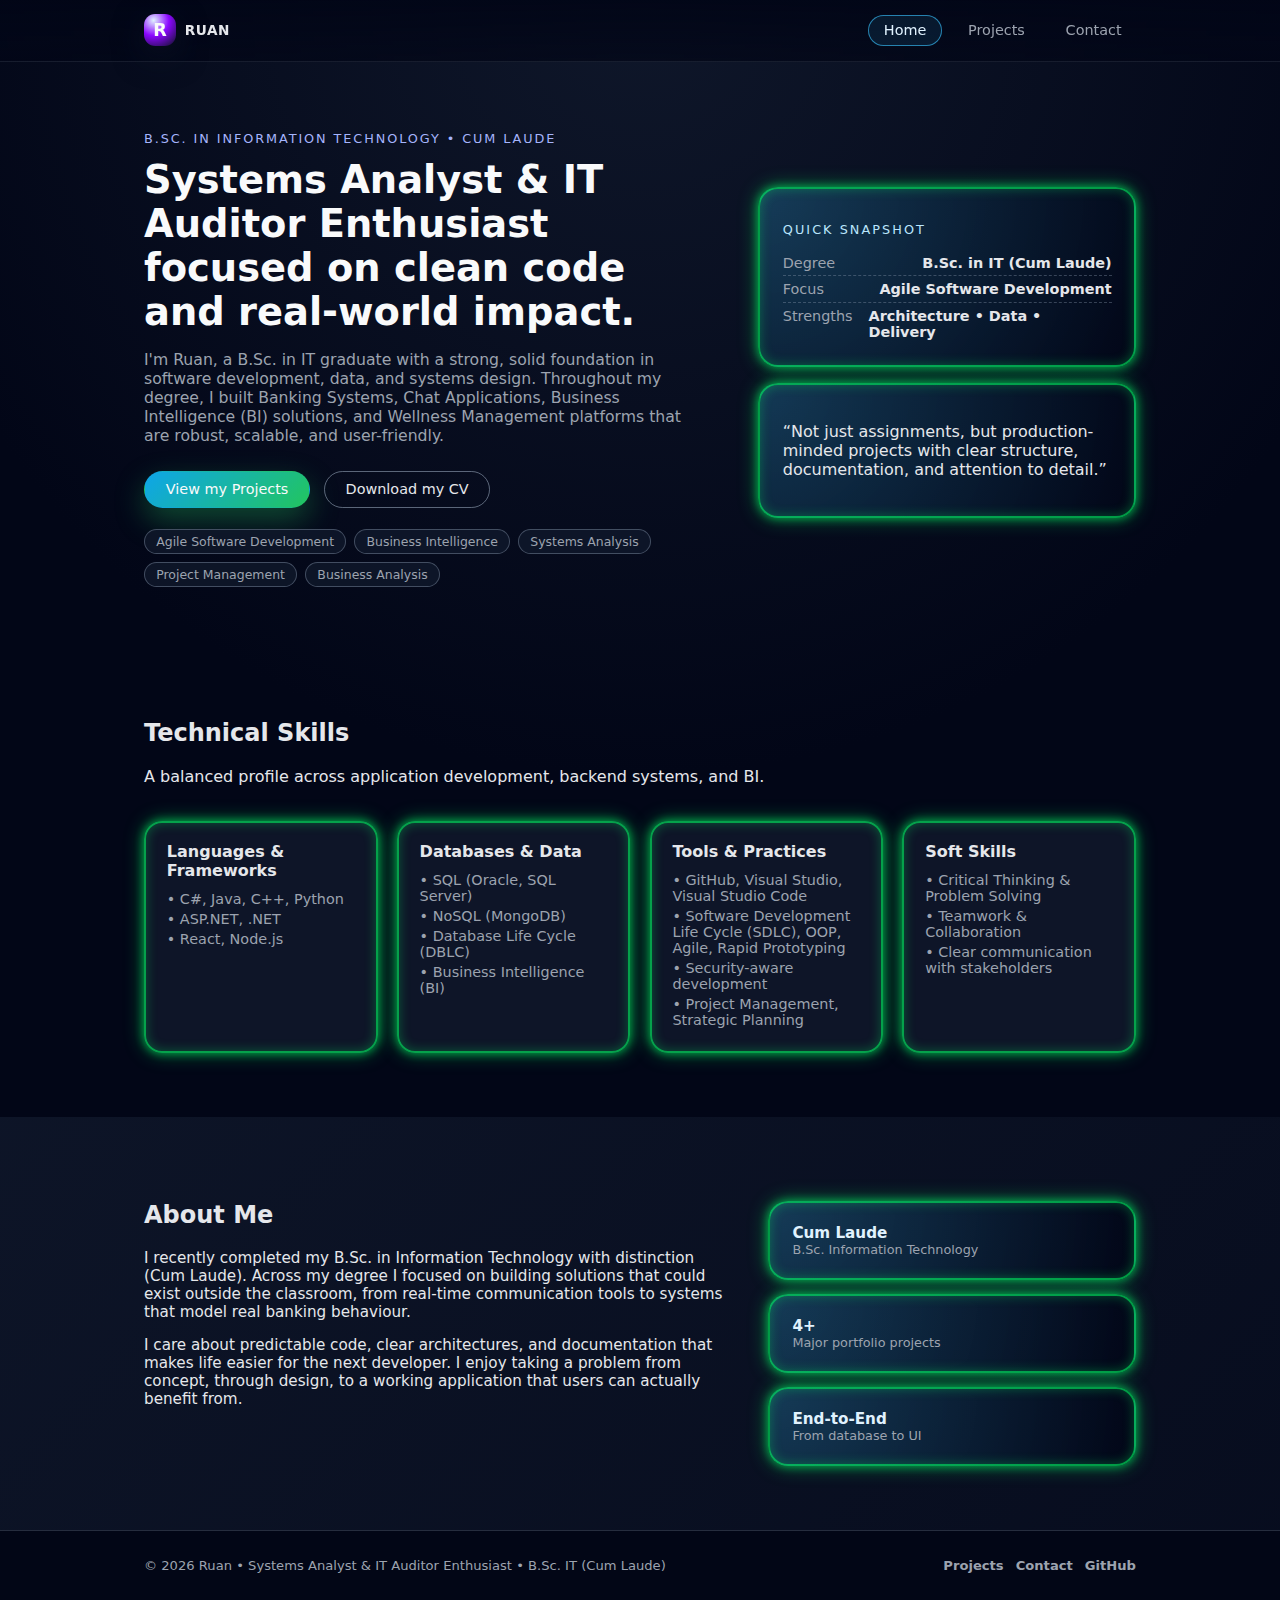
<file: index.html>
<!DOCTYPE html>
    <html lang="en">
    <head>
        <meta charset="UTF-8">
        <title>Ruan Barnard | B.Sc. in IT (Cum Laude) Graduate</title>
        <meta name="viewport" content="width=device-width, initial-scale=1.0">
        <link rel="stylesheet" href="styles.css">
    </head>
    <body>
        <header class="site-header">
            <div class="container nav-container">
                <div class="logo">
                    <span class="logo-mark">R</span>
                    <span class="logo-text">Ruan</span>
                </div>
                <nav class="nav">
                    <a href="index.html" class="nav-link active">Home</a>
                    <a href="projects.html" class="nav-link">Projects</a>
                    <a href="contact.html" class="nav-link">Contact</a>
                </nav>
            </div>
        </header>
        <main>
            <section class="hero">
                <div class="container hero-inner">
                    <div class="hero-left">
                        <p class="hero-tag">B.Sc. in Information Technology • Cum Laude</p>
                        <h1 class="hero-title">Systems Analyst & IT Auditor Enthusiast focused on clean code and real-world impact.</h1>
                        <p class="hero-subtitle">I'm Ruan, a B.Sc. in IT graduate with a strong, solid foundation in software development, data, and systems design. Throughout my degree, I built Banking Systems, Chat Applications, Business Intelligence (BI) solutions, and Wellness Management platforms that are robust, scalable, and user-friendly.</p>
                        <div class="hero-actions">
                            <a href="projects.html" class="btn primary">View my Projects</a>
                            <a href="contact.html" class="btn ghost">Download my CV</a>
                        </div>
                        <div class="hero-meta">
                            <span>Agile Software Development</span>
                            <span>Business Intelligence</span>
                            <span>Systems Analysis</span>
                            <span>Project Management</span>
                            <span>Business Analysis</span>
                        </div>
                    </div>
                    <div class="hero-right">
                        <div class="hero-card">
                            <p class="hero-card-label">Quick Snapshot</p>
                            <ul class="hero-card-list">
                                <li><span>Degree</span><strong>B.Sc. in IT (Cum Laude)</strong></li>
                                <li><span>Focus</span><strong>Agile Software Development</strong></li>
                                <li><span>Strengths</span><strong>Architecture • Data • Delivery</strong></li>
                            </ul>
                        </div>
                        <div class="hero-card">
                            <p>“Not just assignments, but production-minded projects with clear structure, documentation, and attention to detail.”</p>
                        </div>
                    </div>
                </div>
            </section>
            <section class="section">
                <div class="container">
                    <div class="section-header">
                        <h2>Technical Skills</h2>
                        <p>A balanced profile across application development, backend systems, and BI.</p>
                    </div>
                    <div class="skills-grid">
                        <div class="skill-card">
                            <h3>Languages & Frameworks</h3>
                            <ul>
                                <li>• C#, Java, C++, Python</li>
                                <li>• ASP.NET, .NET</li>
                                <li>• React, Node.js</li>
                            </ul>
                        </div>
                        <div class="skill-card">
                            <h3>Databases & Data</h3>
                            <ul>
                                <li>• SQL (Oracle, SQL Server)</li>
                                <li>• NoSQL (MongoDB)</li>
                                <li>• Database Life Cycle (DBLC)</li>
                                <li>• Business Intelligence (BI)</li>
                            </ul>
                        </div>
                        <div class="skill-card">
                            <h3>Tools & Practices</h3>
                            <ul>
                                <li>• GitHub, Visual Studio, Visual Studio Code</li>
                                <li>• Software Development Life Cycle (SDLC), OOP, Agile, Rapid Prototyping</li>
                                <li>• Security-aware development</li>
                                <li>• Project Management, Strategic Planning</li>
                            </ul>
                        </div>
                        <div class="skill-card">
                            <h3>Soft Skills</h3>
                            <ul>
                                <li>• Critical Thinking & Problem Solving</li>
                                <li>• Teamwork & Collaboration</li>
                                <li>• Clear communication with stakeholders</li>
                            </ul>
                        </div>
                    </div>
                </div>
            </section>
            <section class="section section-alt">
                <div class="container about-grid">
                    <div>
                        <h2>About Me</h2>
                        <p>I recently completed my B.Sc. in Information Technology with distinction (Cum Laude). Across my degree I focused on building solutions that could exist outside the classroom, from real-time communication tools to systems that model real banking behaviour.</p>
                        <p>I care about predictable code, clear architectures, and documentation that makes life easier for the next developer. I enjoy taking a problem from concept, through design, to a working application that users can actually benefit from.</p>
                    </div>
                    <div class="about-highlights">
                        <div class="hero-card" style="margin-top: 20px;">
                            <span class="stat-value">Cum Laude</span>
                            <span class="stat-label">B.Sc. Information Technology</span>
                        </div>
                        <div class="hero-card">
                            <span class="stat-value">4+</span>
                            <span class="stat-label">Major portfolio projects</span>
                        </div>
                        <div class="hero-card">
                            <span class="stat-value">End-to-End</span>
                            <span class="stat-label">From database to UI</span>
                        </div>
                    </div>
                </div>
            </section>
        </main>
        <footer class="site-footer">
            <div class="container footer-inner">
                <p>© <span id="year"></span> Ruan • Systems Analyst & IT Auditor Enthusiast • B.Sc. IT (Cum Laude)</p>
                <div class="footer-links">
                    <a href="projects.html"><b>Projects</b></a>
                    <a href="contact.html"><b>Contact</b></a>
                    <a href="https://github.com/rc-barnard" target="_blank"><b>GitHub</b></a>
                </div>
            </div>
        </footer>
        <script>
            document.getElementById('year').textContent = new Date().getFullYear();
        </script>
    </body>
</html>
</file>
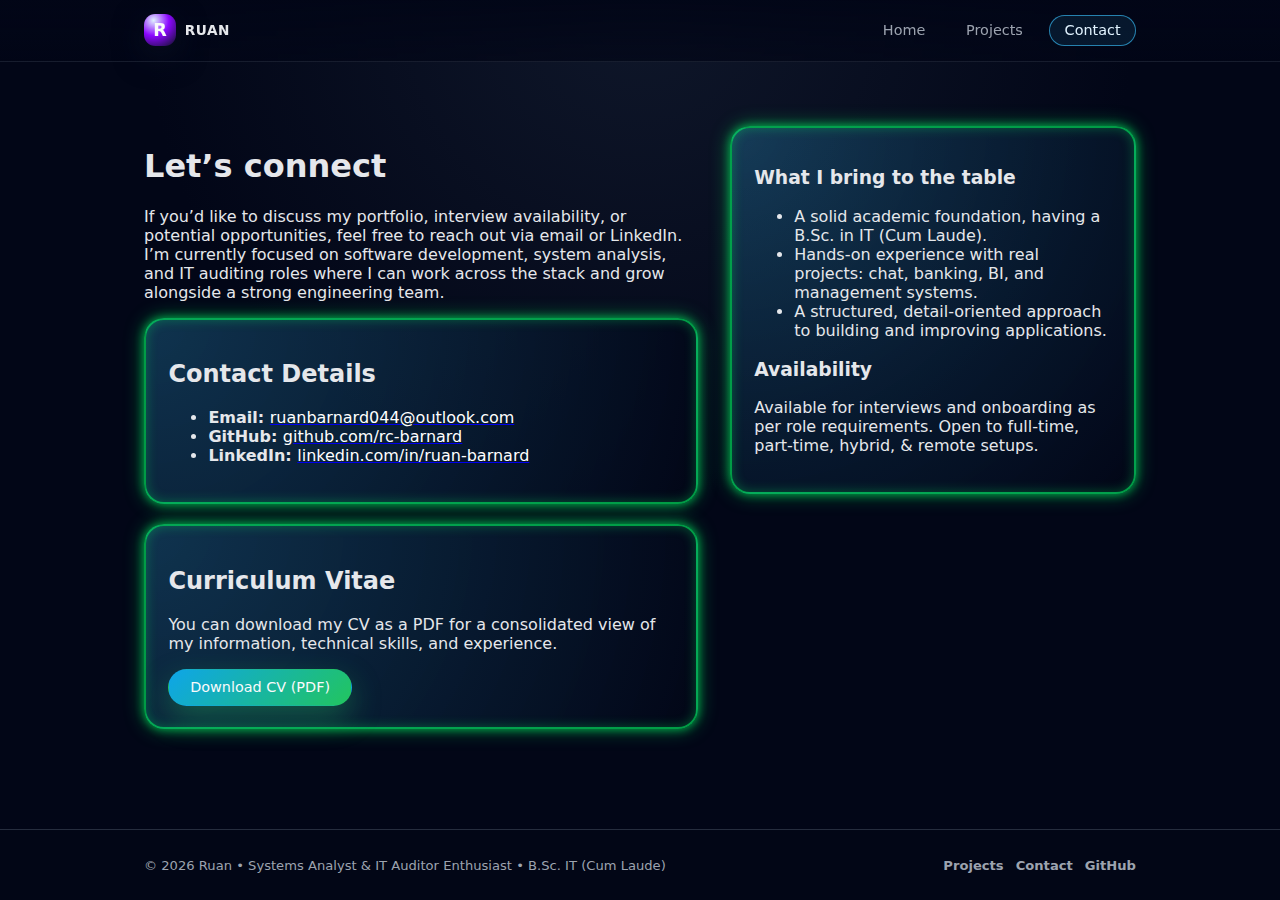
<file: contact.html>
<!DOCTYPE html>
    <html lang="en">
    <head>
        <meta charset="UTF-8">
        <title>Ruan Barnard | B.Sc. in IT (Cum Laude) Graduate </title>
        <meta name="viewport" content="width=device-width, initial-scale=1.0">
        <link rel="stylesheet" href="styles.css">
    </head>
    <body>
        <header class="site-header">
            <div class="container nav-container">
                <div class="logo">
                    <span class="logo-mark">R</span>
                    <span class="logo-text">Ruan</span>
                </div>
                <nav class="nav">
                    <a href="index.html" class="nav-link">Home</a>
                    <a href="projects.html" class="nav-link">Projects</a>
                    <a href="contact.html" class="nav-link active">Contact</a>
                </nav>
            </div>
        </header>

  <main>
    <section class="section">
      <div class="container contact-grid">
        <div>
          <h1>Let’s connect</h1>
          <p>
            If you’d like to discuss my portfolio, interview availability, or potential opportunities, feel free to reach out via email or LinkedIn. I’m currently focused on software development, system analysis, and IT auditing roles where I can work across the stack and grow alongside a strong engineering team.
          </p>

          <div class="hero-card" style="margin-bottom: 20px;">
            <h2>Contact Details</h2>
            <ul>
              <li><span><b>Email: </b></span><a href="mailto:ruanbarnard044@outlook.com"><font color="white">ruanbarnard044@outlook.com</font></a></li>
              <li><span><b>GitHub: </b></span><a href="https://github.com/rc-barnard" target="_blank"><font color="white">github.com/rc-barnard</font></a></li>
              <li><span><b>LinkedIn: </b></span><a href="https://www.linkedin.com/in/ruan-barnard/" target="_blank"><font color="white">linkedin.com/in/ruan-barnard</font></a></li>
            </ul>
          </div>

          <div class="hero-card">
            <h2>Curriculum Vitae</h2>
            <p>
              You can download my CV as a PDF for a consolidated view of my information, technical skills, and experience.
            </p>
            <a href="Ruan_CV.pdf" class="btn primary" target="_blank">Download CV (PDF)</a>
          </div>
        </div>

        <div class="contact-grid-right">
          <div class="hero-card">
            <h3>What I bring to the table</h3>
            <ul>
              <li>A solid academic foundation, having a B.Sc. in IT (Cum Laude).</li>
              <li>Hands-on experience with real projects: chat, banking, BI, and management systems.</li>
              <li>A structured, detail-oriented approach to building and improving applications.</li>
            </ul>
            <h3>Availability</h3>
            <p>
              Available for interviews and onboarding as per role requirements. Open to full-time, part-time, hybrid, & remote setups.
            </p>
          </div>
        </div>
      </div>
    </section>
  </main>

<footer class="site-footer">
    <div class="container footer-inner">
        <p>© <span id="year"></span> Ruan • Systems Analyst & IT Auditor Enthusiast • B.Sc. IT (Cum Laude)</p>
        <div class="footer-links">
            <a href="projects.html"><b>Projects</b></a>
            <a href="contact.html"><b>Contact</b></a>
            <a href="https://github.com/rc-barnard" target="_blank"><b>GitHub</b></a>
        </div>
    </div>
</footer>

<script>
    document.getElementById('year').textContent = new Date().getFullYear();
</script>
</body>
</html>
</file>
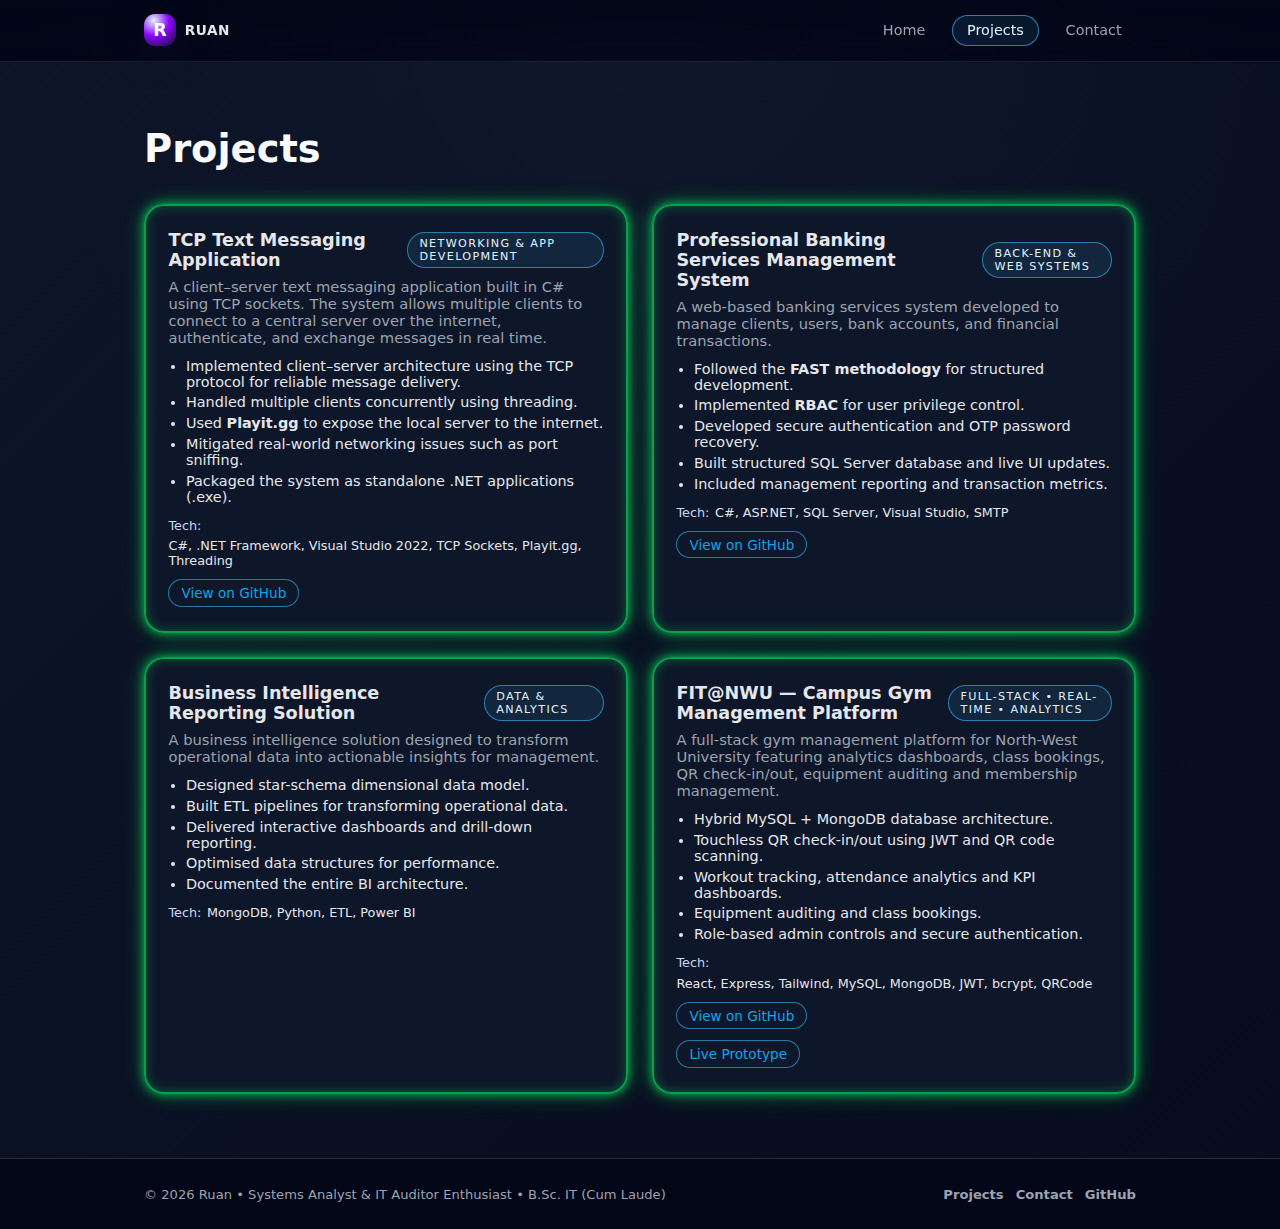
<file: projects.html>
<!DOCTYPE html>
<html lang="en">
<head>
    <meta charset="UTF-8">
    <title>Ruan Barnard | B.Sc. in IT (Cum Laude) Graduate</title>
    <meta name="viewport" content="width=device-width, initial-scale=1.0">
    <link rel="stylesheet" href="styles.css">
</head>
<body>
<header class="site-header">
    <div class="container nav-container">
        <div class="logo">
            <span class="logo-mark">R</span>
            <span class="logo-text">Ruan</span>
        </div>
        <nav class="nav">
            <a href="index.html" class="nav-link">Home</a>
            <a href="projects.html" class="nav-link active">Projects</a>
            <a href="contact.html" class="nav-link">Contact</a>
        </nav>
    </div>
</header>

<main>
    <section class="section section-alt">
        <div class="container hero-inner hero-center" style="margin-bottom: 20px;">
            <h1 class="page-title">Projects</h1>
        </div>
        <div class="container">
            <div class="projects-grid">

                <article class="project-card">
                    <div class="project-header">
                        <h2>TCP Text Messaging Application</h2>
                        <span class="project-tag">Networking & App Development</span>
                    </div>
                    <p class="project-text">
                        A client–server text messaging application built in C# using TCP sockets. The system allows multiple clients to connect to a central server over the internet, authenticate, and exchange messages in real time.
                    </p>
                    <ul class="project-bullets">
                        <li>Implemented client–server architecture using the TCP protocol for reliable message delivery.</li>
                        <li>Handled multiple clients concurrently using threading.</li>
                        <li>Used <strong>Playit.gg</strong> to expose the local server to the internet.</li>
                        <li>Mitigated real-world networking issues such as port sniffing.</li>
                        <li>Packaged the system as standalone .NET applications (.exe).</li>
                    </ul>
                    <div class="project-meta">
                        <span class="meta-label">Tech:</span>
                        <span class="meta-value">C#, .NET Framework, Visual Studio 2022, TCP Sockets, Playit.gg, Threading</span>
                    </div>
                    <div class="project-links">
                        <a href="https://github.com/rc-barnard/CMPG315_TEXT_MESSAGING_APP" target="_blank">View on GitHub</a>
                    </div>
                </article>

                <article class="project-card">
                    <div class="project-header">
                        <h2>Professional Banking Services Management System</h2>
                        <span class="project-tag">Back-end & Web Systems</span>
                    </div>
                    <p class="project-text">
                        A web-based banking services system developed to manage clients, users, bank accounts,
                        and financial transactions.
                    </p>
                    <ul class="project-bullets">
                        <li>Followed the <strong>FAST methodology</strong> for structured development.</li>
                        <li>Implemented <strong>RBAC</strong> for user privilege control.</li>
                        <li>Developed secure authentication and OTP password recovery.</li>
                        <li>Built structured SQL Server database and live UI updates.</li>
                        <li>Included management reporting and transaction metrics.</li>
                    </ul>
                    <div class="project-meta">
                        <span class="meta-label">Tech:</span>
                        <span class="meta-value">C#, ASP.NET, SQL Server, Visual Studio, SMTP</span>
                    </div>
                    <div class="project-links">
                        <a href="https://github.com/rc-barnard/ProfessionalBankingServices" target="_blank">View on GitHub</a>
                    </div>
                </article>

                <article class="project-card">
                    <div class="project-header">
                        <h2>Business Intelligence Reporting Solution</h2>
                        <span class="project-tag">Data & Analytics</span>
                    </div>
                    <p class="project-text">
                        A business intelligence solution designed to transform operational data into actionable insights for management.
                    </p>
                    <ul class="project-bullets">
                        <li>Designed star-schema dimensional data model.</li>
                        <li>Built ETL pipelines for transforming operational data.</li>
                        <li>Delivered interactive dashboards and drill-down reporting.</li>
                        <li>Optimised data structures for performance.</li>
                        <li>Documented the entire BI architecture.</li>
                    </ul>
                    <div class="project-meta">
                        <span class="meta-label">Tech:</span>
                        <span class="meta-value">MongoDB, Python, ETL, Power BI</span>
                    </div>
                </article>

                <article class="project-card">
                    <div class="project-header">
                        <h2>FIT@NWU — Campus Gym Management Platform</h2>
                        <span class="project-tag">Full-stack • Real-time • Analytics</span>
                    </div>
                    <p class="project-text">
                        A full-stack gym management platform for North-West University featuring analytics dashboards,
                        class bookings, QR check-in/out, equipment auditing and membership management.
                    </p>
                    <ul class="project-bullets">
                        <li>Hybrid MySQL + MongoDB database architecture.</li>
                        <li>Touchless QR check-in/out using JWT and QR code scanning.</li>
                        <li>Workout tracking, attendance analytics and KPI dashboards.</li>
                        <li>Equipment auditing and class bookings.</li>
                        <li>Role-based admin controls and secure authentication.</li>
                    </ul>
                    <div class="project-meta">
                        <span class="meta-label">Tech:</span>
                        <span class="meta-value">React, Express, Tailwind, MySQL, MongoDB, JWT, bcrypt, QRCode</span>
                    </div>
                    <div class="project-links">
                        <a href="https://github.com/Luhardt/CMPG323-Project" target="_blank">View on GitHub</a>
                    </div>
                    <div class="project-links">
                        <a href="https://rebrand.ly/fitnwu095d84" target="_blank">Live Prototype</a>
                    </div>
                </article>

            </div>
        </div>
    </section>
</main>

<footer class="site-footer">
    <div class="container footer-inner">
        <p>© <span id="year"></span> Ruan • Systems Analyst & IT Auditor Enthusiast • B.Sc. IT (Cum Laude)</p>
        <div class="footer-links">
            <a href="projects.html"><b>Projects</b></a>
            <a href="contact.html"><b>Contact</b></a>
            <a href="https://github.com/rc-barnard" target="_blank"><b>GitHub</b></a>
        </div>
    </div>
</footer>

<script>
    document.getElementById('year').textContent = new Date().getFullYear();
</script>

</body>
</html>
</file>
<file: styles.css>
:root {
  --bg: #050816;
  --bg-alt: #0b1020;
  --card-bg: #0f172a;
  --accent: #38bdf8;
  --accent-soft: rgba(56, 189, 248, 0.1);
  --accent-strong: #0ea5e9;
  --text-main: #e5e7eb;
  --text-muted: #9ca3af;
  --border-subtle: rgba(148, 163, 184, 0.25);
  --radius-lg: 18px;
  --radius-pill: 999px;
  --shadow-soft: 0 18px 45px rgba(15, 23, 42, 0.7);
  --shadow-subtle: 0 10px 30px rgba(15, 23, 42, 0.5);
}

*,
*::before,
*::after {
  box-sizing: border-box;
}

html, body {
  margin: 0;
  padding: 0;
  font-family: system-ui, -apple-system, BlinkMacSystemFont, "SF Pro Text",
    "Segoe UI", sans-serif;
  background: radial-gradient(circle at top, #0f172a 0, #020617 45%, #020617 100%);
  color: var(--text-main);
}

body {
  min-height: 100vh;
  display: flex;
  flex-direction: column;
}

/* Layout */

.container {
  width: 100%;
  max-width: 1040px;
  margin: 0 auto;
  padding: 0 1.5rem;
}



main {
  flex: 1;
}

.section {
  padding: 4rem 0;
}

.section-alt {
  background: linear-gradient(135deg, rgba(15, 23, 42, 0.85), rgba(15, 23, 42, 0.4));
}

/* Header / Nav */

.site-header {
  position: sticky;
  top: 0;
  z-index: 20;
  backdrop-filter: blur(16px);
  background: linear-gradient(to bottom, rgba(2, 6, 23, 0.95), rgba(2, 6, 23, 0.7));
  border-bottom: 1px solid rgba(148, 163, 184, 0.15);
}

.nav-container {
  display: flex;
  align-items: center;
  justify-content: space-between;
  padding: 0.9rem 1.5rem;
}

.logo {
  display: flex;
  align-items: center;
  gap: 0.55rem;
}

.logo-mark {
  width: 32px;
  height: 32px;
  border-radius: 35%;
  background: radial-gradient(circle at 30% 20%, #e0f2fe, #8b06ff 45%, #0b1120 100%);
  display: inline-flex;
  align-items: center;
  justify-content: center;
  font-weight: 800;
  color: #f9fafb;
  font-size: 1.1rem;
  box-shadow: var(--shadow-subtle);
}

.logo-text {
  font-weight: 600;
  letter-spacing: 0.04em;
  text-transform: uppercase;
  font-size: 0.85rem;
  color: #e5e7eb;
}

.nav {
  display: flex;
  align-items: center;
  gap: 0.75rem;
}

.nav-link {
  text-decoration: none;
  font-size: 0.9rem;
  padding: 0.4rem 0.9rem;
  border-radius: 999px;
  color: var(--text-muted);
  transition: all 0.2s ease;
}

.nav-link:hover {
  color: #f9fafb;
  background: rgba(15, 23, 42, 0.8);
}

.nav-link.active {
  background: var(--accent-soft);
  color: #e0f2fe;
  border: 1px solid rgba(56, 189, 248, 0.65);
}

/* Hero */

.hero {
  padding: 3.5rem 0 3rem;
}

.hero-inner {
  display: grid;
  grid-template-columns: minmax(0, 1.65fr) minmax(0, 1.1fr);
  gap: 3rem;
  align-items: center;
}

.hero-tag {
  font-size: 0.8rem;
  text-transform: uppercase;
  letter-spacing: 0.15em;
  color: #a5b4fc;
  margin-bottom: 0.75rem;
}

.hero-title {
  font-size: clamp(2.1rem, 3vw, 2.7rem);
  line-height: 1.15;
  margin: 0 0 1rem;
  color: #f9fafb;
}

.hero-subtitle {
  font-size: 0.98rem;
  color: var(--text-muted);
  max-width: 36rem;
}

.hero-actions {
  margin-top: 1.6rem;
  display: flex;
  flex-wrap: wrap;
  gap: 0.85rem;
}

.hero-meta {
  display: flex;
  flex-wrap: wrap;
  gap: 0.5rem;
  margin-top: 1.3rem;
  font-size: 0.78rem;
  color: #9ca3af;
}

.hero-meta span {
  border-radius: 999px;
  border: 1px solid rgba(148, 163, 184, 0.4);
  padding: 0.25rem 0.7rem;
  background: rgba(15, 23, 42, 0.85);
}

/* Hero Right */

.hero-right {
  display: flex;
  flex-direction: column;
  gap: 1rem;
}

.hero-card {
  background: radial-gradient(circle at top left, rgba(56, 189, 248, 0.25), #020617);
  border-radius: 1.25rem;
  padding: 1.3rem 1.4rem;
  border: 1px solid rgba(148, 163, 184, 0.45);
  box-shadow: var(--shadow-soft);
}

.hero-card-label {
  font-size: 0.8rem;
  text-transform: uppercase;
  letter-spacing: 0.16em;
  color: #bae6fd;
  margin-bottom: 0.8rem;
}

.hero-card-list {
  list-style: none;
  padding: 0;
  margin: 0;
  font-size: 0.9rem;
}

.hero-card-list li {
  display: flex;
  justify-content: space-between;
  gap: 1rem;
  padding: 0.3rem 0;
  border-bottom: 1px dashed rgba(148, 163, 184, 0.35);
}

.hero-card-list li:last-child {
  border-bottom: none;
}

.hero-card-list span {
  color: var(--text-muted);
}

.hero-card-list strong {
  color: #e5e7eb;
}

.hero-highlight {
  background: rgba(15, 23, 42, 0.95);
  border-radius: 1rem;
  padding: 1rem 1.2rem;
  border: 1px solid rgba(56, 189, 248, 0.3);
  font-size: 0.86rem;
  color: #cbd5f5;
  box-shadow: var(--shadow-subtle);
}

/* Buttons */

.btn {
  display: inline-flex;
  align-items: center;
  justify-content: center;
  padding: 0.6rem 1.3rem;
  border-radius: var(--radius-pill);
  border: 1px solid transparent;
  font-size: 0.9rem;
  font-weight: 500;
  text-decoration: none;
  cursor: pointer;
  transition: all 0.2s ease;
}

.btn.primary {
  background: linear-gradient(135deg, var(--accent-strong), #22c55e);
  color: #f9fafb;
  box-shadow: 0 12px 30px rgba(34, 197, 94, 0.35);
}

.btn.primary:hover {
  filter: brightness(1.05);
  transform: translateY(-1px);
}

.btn.ghost {
  background: transparent;
  border-color: rgba(148, 163, 184, 0.6);
  color: var(--text-main);
}

.btn.ghost:hover {
  border-color: var(--accent);
  color: #e0f2fe;
}

/* Section Header */

.section-header {
  margin-bottom: 2.2rem;
}

.section-header-center {
  text-align: center;
}

.section-header-center p {
  margin-left: auto;
  margin-right: auto;
  max-width: 40rem; /* keeps text readable */
}

/* Skills */

.skills-grid {
  display: grid;
  grid-template-columns: repeat(auto-fit, minmax(230px, 1fr));
  gap: 1.2rem;
}

.skill-card {
  background: rgba(15, 23, 42, 0.9);
  border-radius: var(--radius-lg);
  padding: 1.2rem 1.3rem;
  border: 1px solid var(--border-subtle);
  box-shadow: var(--shadow-subtle);
}

.skill-card h3 {
  margin-top: 0;
  margin-bottom: 0.7rem;
  font-size: 1rem;
}

.skill-card ul {
  list-style: none;
  padding: 0;
  margin: 0;
  font-size: 0.9rem;
}

.skill-card li {
  margin-bottom: 0.25rem;
  color: var(--text-muted);
}

/* About */

.about-grid {
  display: grid;
  grid-template-columns: minmax(0, 1.6fr) minmax(0, 1fr);
  gap: 2.2rem;
  align-items: flex-start;
}

.about-grid p {
  color: #e5e7eb;
  font-size: 0.95rem;
}

.about-highlights {
  display: grid;
  gap: 0.9rem;
}

.about-stat {
  background: rgba(15, 23, 42, 0.95);
  border-radius: 1rem;
  padding: 0.9rem 1rem;
  border: 1px solid var(--border-subtle);
}

.stat-value {
  display: block;
  font-weight: 600;
  font-size: 0.95rem;
  color: #e0f2fe;
}

.stat-label {
  display: block;
  font-size: 0.8rem;
  color: var(--text-muted);
}

/* Projects */

.projects-grid {
  display: grid;
  grid-template-columns: repeat(auto-fit, minmax(360px, 1fr));
  gap: 1.5rem;

  max-width: 1100px;
  margin: 0 auto;
}


.project-card {
  background: rgba(15, 23, 42, 0.95);
  border-radius: 1.25rem;
  padding: 1.5rem 1.4rem;
  border: 1px solid var(--border-subtle);
  box-shadow: var(--shadow-subtle);
}

.project-header {
  display: flex;
  align-items: center;
  justify-content: space-between;
  gap: 0.75rem;
  margin-bottom: 0.5rem;
}

.project-header h2 {
  margin: 0;
  font-size: 1.1rem;
}

.project-tag {
  font-size: 0.7rem;
  text-transform: uppercase;
  letter-spacing: 0.12em;
  padding: 0.25rem 0.7rem;
  border-radius: 999px;
  background: var(--accent-soft);
  color: #e0f2fe;
  border: 1px solid rgba(56, 189, 248, 0.6);
}

.project-text {
  margin: 0.35rem 0 0.75rem;
  font-size: 0.92rem;
  color: var(--text-muted);
}

.project-bullets {
  margin: 0 0 0.8rem;
  padding-left: 1.1rem;
  font-size: 0.9rem;
  color: var(--text-main);
}

.project-bullets li {
  margin-bottom: 0.3rem;
}

.project-meta {
  display: flex;
  flex-wrap: wrap;
  gap: 0.35rem;
  align-items: baseline;
  font-size: 0.8rem;
  color: var(--text-muted);
}

.meta-label {
  font-weight: 500;
  color: #cbd5f5;
}

.meta-value {
  color: #e5e7eb;
}

.project-links {
  margin-top: 0.7rem;
  display: flex;
  flex-wrap: wrap;
  gap: 0.7rem;
}

.project-links a {
  font-size: 0.85rem;
  text-decoration: none;
  color: var(--accent-strong);
  padding: 0.3rem 0.75rem;
  border-radius: 999px;
  background: rgba(15, 23, 42, 0.9);
  border: 1px solid rgba(56, 189, 248, 0.6);
  transition: all 0.2s ease;
}

.project-links a:hover {
  background: var(--accent-strong);
  color: #f9fafb;
}

/* Contact */

.contact-grid {
  display: grid;
  grid-template-columns: minmax(0, 1.5fr) minmax(0, 1.1fr);
  gap: 2rem;
}

.contact-card {
  background: rgba(15, 23, 42, 0.95);
  border-radius: 1.2rem;
  padding: 1.2rem 1.3rem;
  border: 1px solid var(--border-subtle);
  margin-top: 1.2rem;
}

.contact-card h2 {
  margin-top: 0;
  margin-bottom: 0.7rem;
  font-size: 1rem;
}

.contact-card ul {
  list-style: none;
  padding: 0;
  margin: 0;
  font-size: 0.9rem;
}

.contact-card li {
  margin-bottom: 0.4rem;
}

.contact-card span {
  color: var(--text-muted);
  margin-right: 0.25rem;
}

.contact-card a {
  color: var(--accent-strong);
  text-decoration: none;
}

.contact-card a:hover {
  text-decoration: underline;
}

.contact-side {
  display: grid;
  gap: 1rem;
}

.contact-highlight {
  background: rgba(15, 23, 42, 0.95);
  border-radius: 1.1rem;
  padding: 1rem 1.1rem;
  border: 1px solid var(--border-subtle);
  font-size: 0.9rem;
}

.contact-highlight h3 {
  margin-top: 0;
  margin-bottom: 0.6rem;
  font-size: 0.98rem;
}

/* Footer */

.site-footer {
  border-top: 1px solid rgba(148, 163, 184, 0.25);
  background: rgba(2, 6, 23, 0.96);
}

.footer-inner {
  display: flex;
  align-items: center;
  justify-content: space-between;
  padding: 0.9rem 1.5rem;
  font-size: 0.82rem;
  color: var(--text-muted);
}

.footer-links {
  display: flex;
  gap: 0.75rem;
}

.footer-links a {
  color: var(--text-muted);
  text-decoration: none;
}

.footer-links a:hover {
  color: #e5e7eb;
}

/* Responsive */

@media (max-width: 850px) {
  .hero-inner,
  .about-grid,
  .contact-grid {
    grid-template-columns: minmax(0, 1fr);
  }

  .hero-inner {
    gap: 2rem;
  }

  .nav-container {
    padding-inline: 1rem;
  }

  .footer-inner {
    flex-direction: column;
    gap: 0.5rem;
    text-align: center;
  }
}

@media (max-width: 600px) {
  .hero-title {
    font-size: 1.9rem;
  }

  .nav {
    gap: 0.4rem;
  }

  .nav-link {
    padding-inline: 0.7rem;
  }
}

.hero-small {
  padding: 2.8rem 0 2rem;
  text-align: center;
}

.hero-center {
  justify-content: center;
}

.page-title {
  font-size: clamp(2rem, 3vw, 2.6rem);
  margin: 0 0 0.8rem;
  color: #f9fafb;
}

.page-subtitle {
  max-width: 40rem;
  color: var(--text-muted);
  font-size: 1rem;
  margin: 0 auto;
}

.project-card {
  border: 2px solid rgba(0, 255, 100, 0.6) !important;
  box-shadow: 0 0 10px rgba(0, 255, 100, 0.6),
              0 0 20px rgba(0, 255, 100, 0.4),
              inset 0 0 12px rgba(0, 255, 100, 0.3);
}

.skill-card
{
  border: 2px solid rgba(0, 255, 100, 0.6) !important;
  box-shadow: 0 0 10px rgba(0, 255, 100, 0.6),
              0 0 20px rgba(0, 255, 100, 0.4),
              inset 0 0 12px rgba(0, 255, 100, 0.3);
}

.hero-card {
  border: 2px solid rgba(0, 255, 100, 0.6) !important;
  box-shadow: 0 0 10px rgba(0, 255, 100, 0.6),
              0 0 20px rgba(0, 255, 100, 0.4),
              inset 0 0 12px rgba(0, 255, 100, 0.3);
}
</file>
